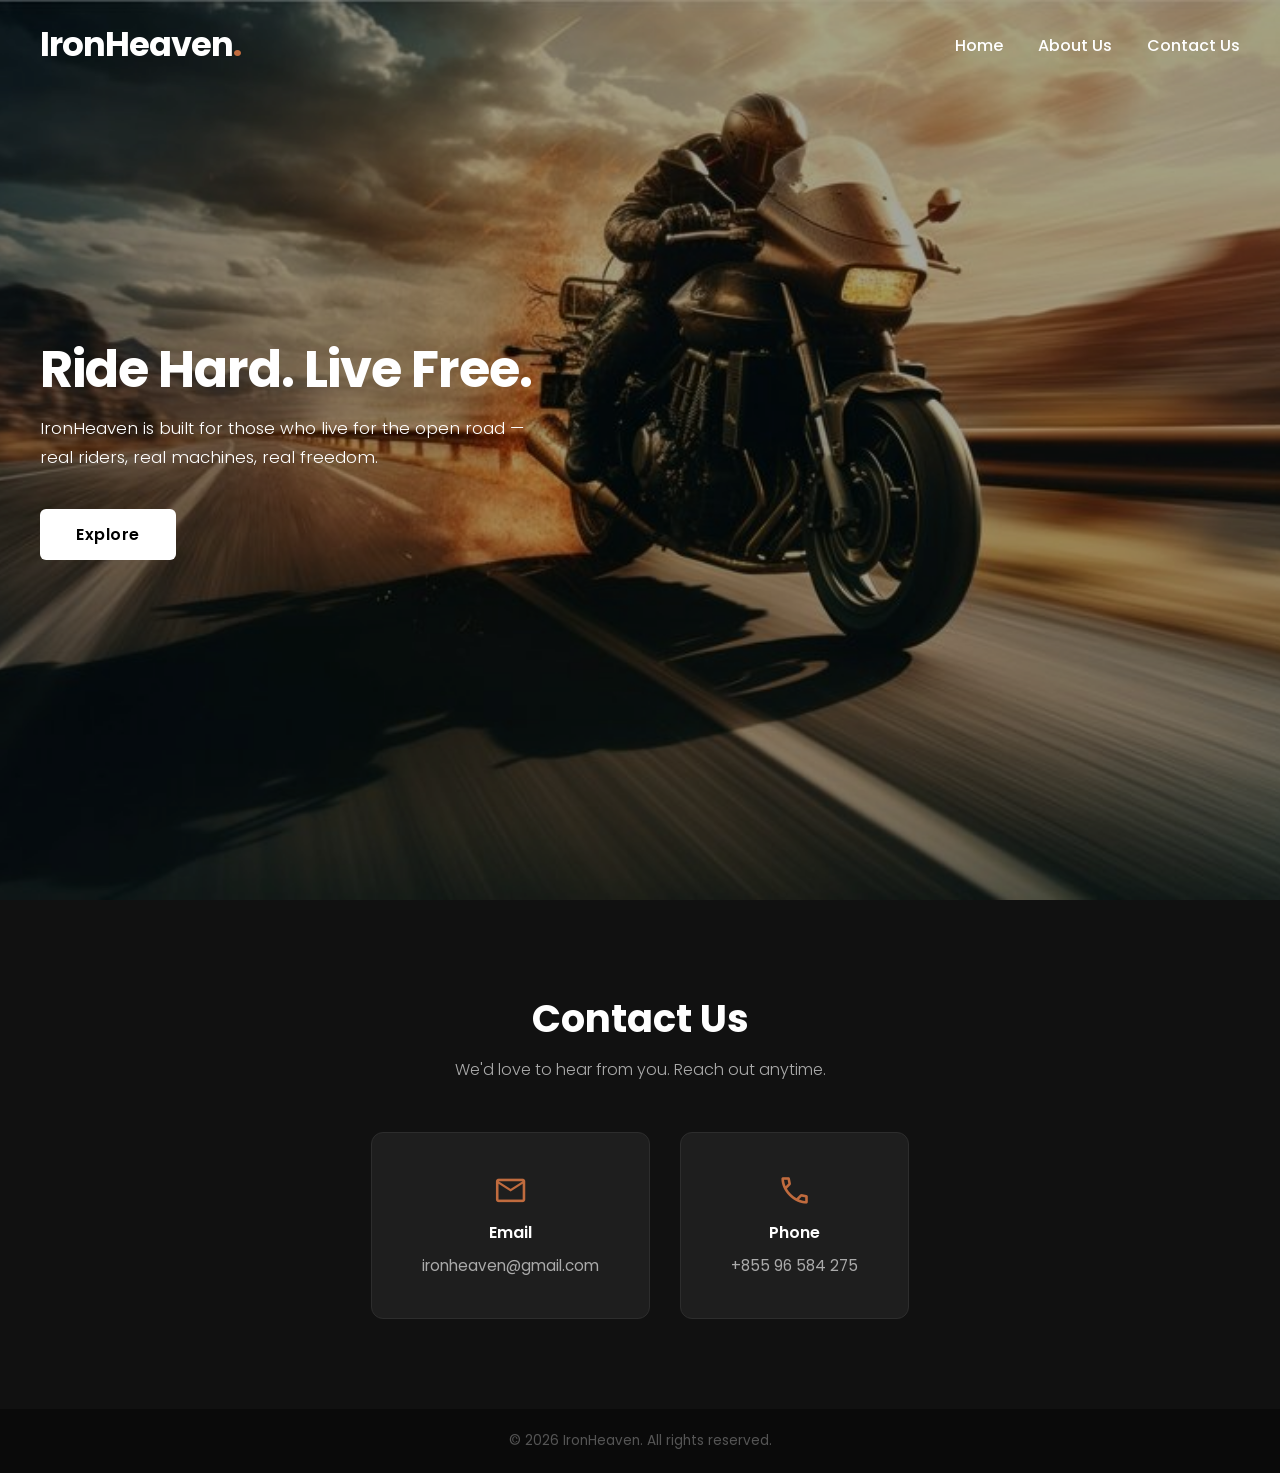
<file: index.html>
<!DOCTYPE html>
<html lang="en">

<head>
    <meta charset="UTF-8">
    <meta name="viewport" content="width=device-width, initial-scale=1.0">
    <title>IronHeaven</title>
    <link rel="stylesheet" href="style.css">
    <link rel="stylesheet"
        href="https://fonts.googleapis.com/css2?family=Material+Symbols+Outlined:opsz,wght,FILL,GRAD@24,400,0,0">
</head>

<body>
    <header>
        <nav class="navbar">
            <a class="logo" href="index.html">IronHeaven<span>.</span></a>
            <ul class="menu-links">
                <span id="close-menu-btn" class="material-symbols-outlined">close</span>
                <li><a href="index.html">Home</a></li>
                <li><a href="about.html">About Us</a></li>
                <li><a href="#contact">Contact Us</a></li>
            </ul>
            <span id="hamburger-btn" class="material-symbols-outlined">menu</span>
        </nav>
    </header>

    <section class="hero-section">
        <div class="content">
            <h2>Ride Hard. Live Free.</h2>
            <p>
                IronHeaven is built for those who live for the open road —
                real riders, real machines, real freedom.
            </p>
            <a href="explore.html"><button>Explore</button></a>
        </div>
    </section>

    <!-- Contact Section (anchor target) -->
    <section class="contact-section" id="contact">
        <div class="contact-content">
            <h2>Contact Us</h2>
            <p>We'd love to hear from you. Reach out anytime.</p>
            <div class="contact-cards">
                <div class="contact-card">
                    <span class="material-symbols-outlined">mail</span>
                    <h3>Email</h3>
                    <a href="#">ironheaven@gmail.com</a>
                </div>
                <div class="contact-card">
                    <span class="material-symbols-outlined">call</span>
                    <h3>Phone</h3>
                    <a href="#">+855 96 584 275</a>
                </div>
            </div>
        </div>
    </section>

    <footer class="site-footer">
        <p>&copy; 2026 IronHeaven. All rights reserved.</p>
    </footer>

    <script>
        const header = document.querySelector("header");
        const hamburgerBtn = document.querySelector("#hamburger-btn");
        const closeMenuBtn = document.querySelector("#close-menu-btn");

        hamburgerBtn.addEventListener("click", () => header.classList.toggle("show-mobile-menu"));
        closeMenuBtn.addEventListener("click", () => hamburgerBtn.click());
    </script>
</body>

</html>
</file>
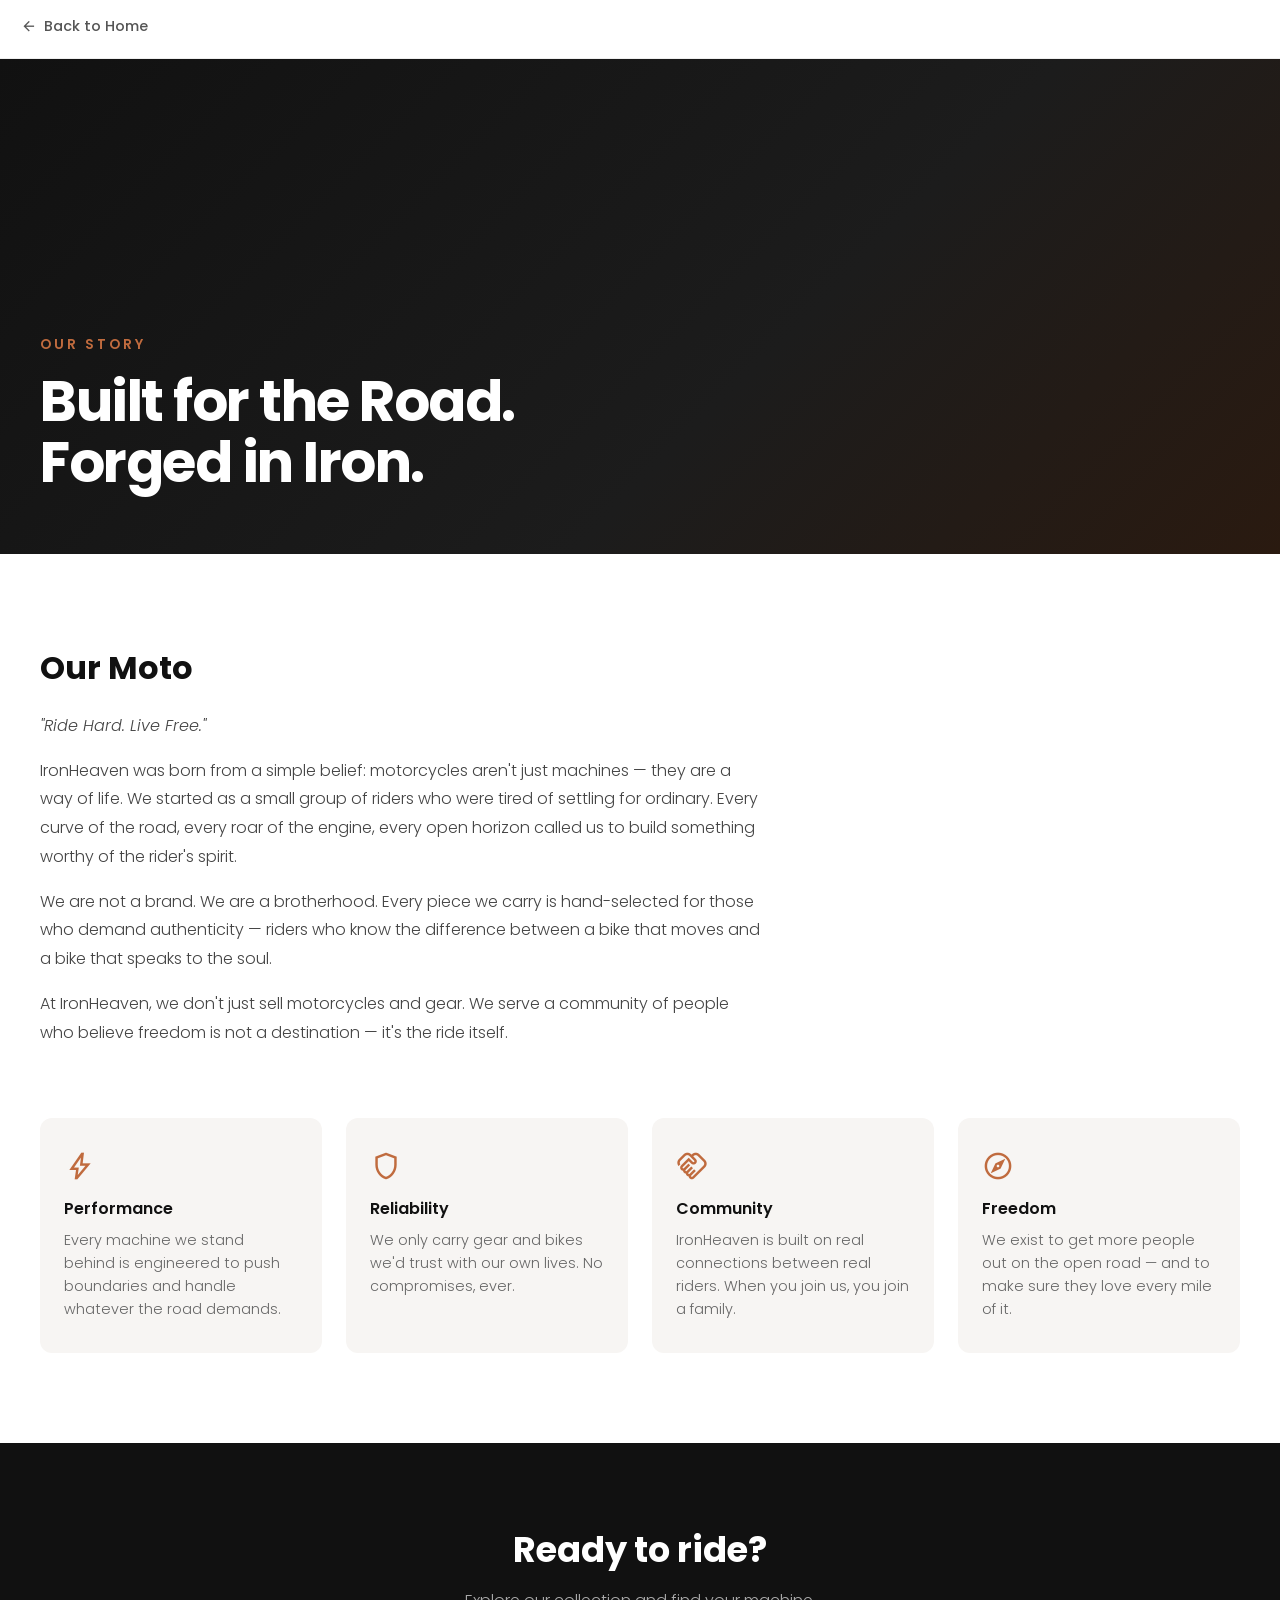
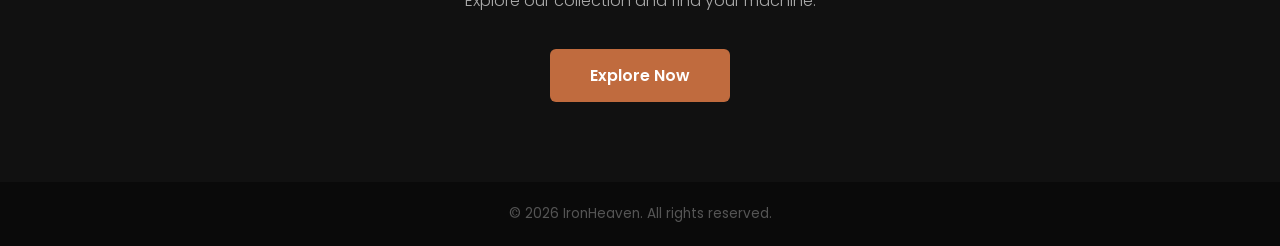
<file: about.html>
<!DOCTYPE html>
<html lang="en">

<head>
    <meta charset="UTF-8">
    <meta name="viewport" content="width=device-width, initial-scale=1.0">
    <title>About Us — IronHeaven</title>
    <link rel="stylesheet" href="style.css">
    <link rel="stylesheet"
        href="https://fonts.googleapis.com/css2?family=Material+Symbols+Outlined:opsz,wght,FILL,GRAD@24,400,0,0">
</head>

<body>

    <div class="back-bar">
        <a href="index.html" class="back-link">
            <span class="material-symbols-outlined">arrow_back</span>
            Back to Home
        </a>
    </div>

    <section class="about-hero">
        <div class="about-hero-content">
            <span class="about-eyebrow">Our Story</span>
            <h1>Built for the Road.<br>Forged in Iron.</h1>
        </div>
    </section>

    <section class="about-moto">
        <div class="about-container">
            <div class="moto-block">
                <h2>Our Moto</h2>
                <p class="moto-quote">"Ride Hard. Live Free."</p>
                <p>
                    IronHeaven was born from a simple belief: motorcycles aren't just machines —
                    they are a way of life. We started as a small group of riders who were tired of
                    settling for ordinary. Every curve of the road, every roar of the engine, every
                    open horizon called us to build something worthy of the rider's spirit.
                </p>
                <p>
                    We are not a brand. We are a brotherhood. Every piece we carry is hand-selected
                    for those who demand authenticity — riders who know the difference between a bike
                    that moves and a bike that speaks to the soul.
                </p>
                <p>
                    At IronHeaven, we don't just sell motorcycles and gear. We serve a community of
                    people who believe freedom is not a destination — it's the ride itself.
                </p>
            </div>

            <div class="values-grid">
                <div class="value-card">
                    <span class="material-symbols-outlined">bolt</span>
                    <h3>Performance</h3>
                    <p>Every machine we stand behind is engineered to push boundaries and handle whatever the road demands.</p>
                </div>
                <div class="value-card">
                    <span class="material-symbols-outlined">shield</span>
                    <h3>Reliability</h3>
                    <p>We only carry gear and bikes we'd trust with our own lives. No compromises, ever.</p>
                </div>
                <div class="value-card">
                    <span class="material-symbols-outlined">handshake</span>
                    <h3>Community</h3>
                    <p>IronHeaven is built on real connections between real riders. When you join us, you join a family.</p>
                </div>
                <div class="value-card">
                    <span class="material-symbols-outlined">explore</span>
                    <h3>Freedom</h3>
                    <p>We exist to get more people out on the open road — and to make sure they love every mile of it.</p>
                </div>
            </div>
        </div>
    </section>

    <section class="about-cta">
        <h2>Ready to ride?</h2>
        <p>Explore our collection and find your machine.</p>
        <a href="explore.html"><button class="cta-btn">Explore Now</button></a>
    </section>

    <footer class="site-footer">
        <p>&copy; 2026 IronHeaven. All rights reserved.</p>
    </footer>

    <script>
        const header = document.querySelector("header");
        const hamburgerBtn = document.querySelector("#hamburger-btn");
        const closeMenuBtn = document.querySelector("#close-menu-btn");

        hamburgerBtn.addEventListener("click", () => header.classList.toggle("show-mobile-menu"));
        closeMenuBtn.addEventListener("click", () => hamburgerBtn.click());
    </script>
</body>

</html>
</file>
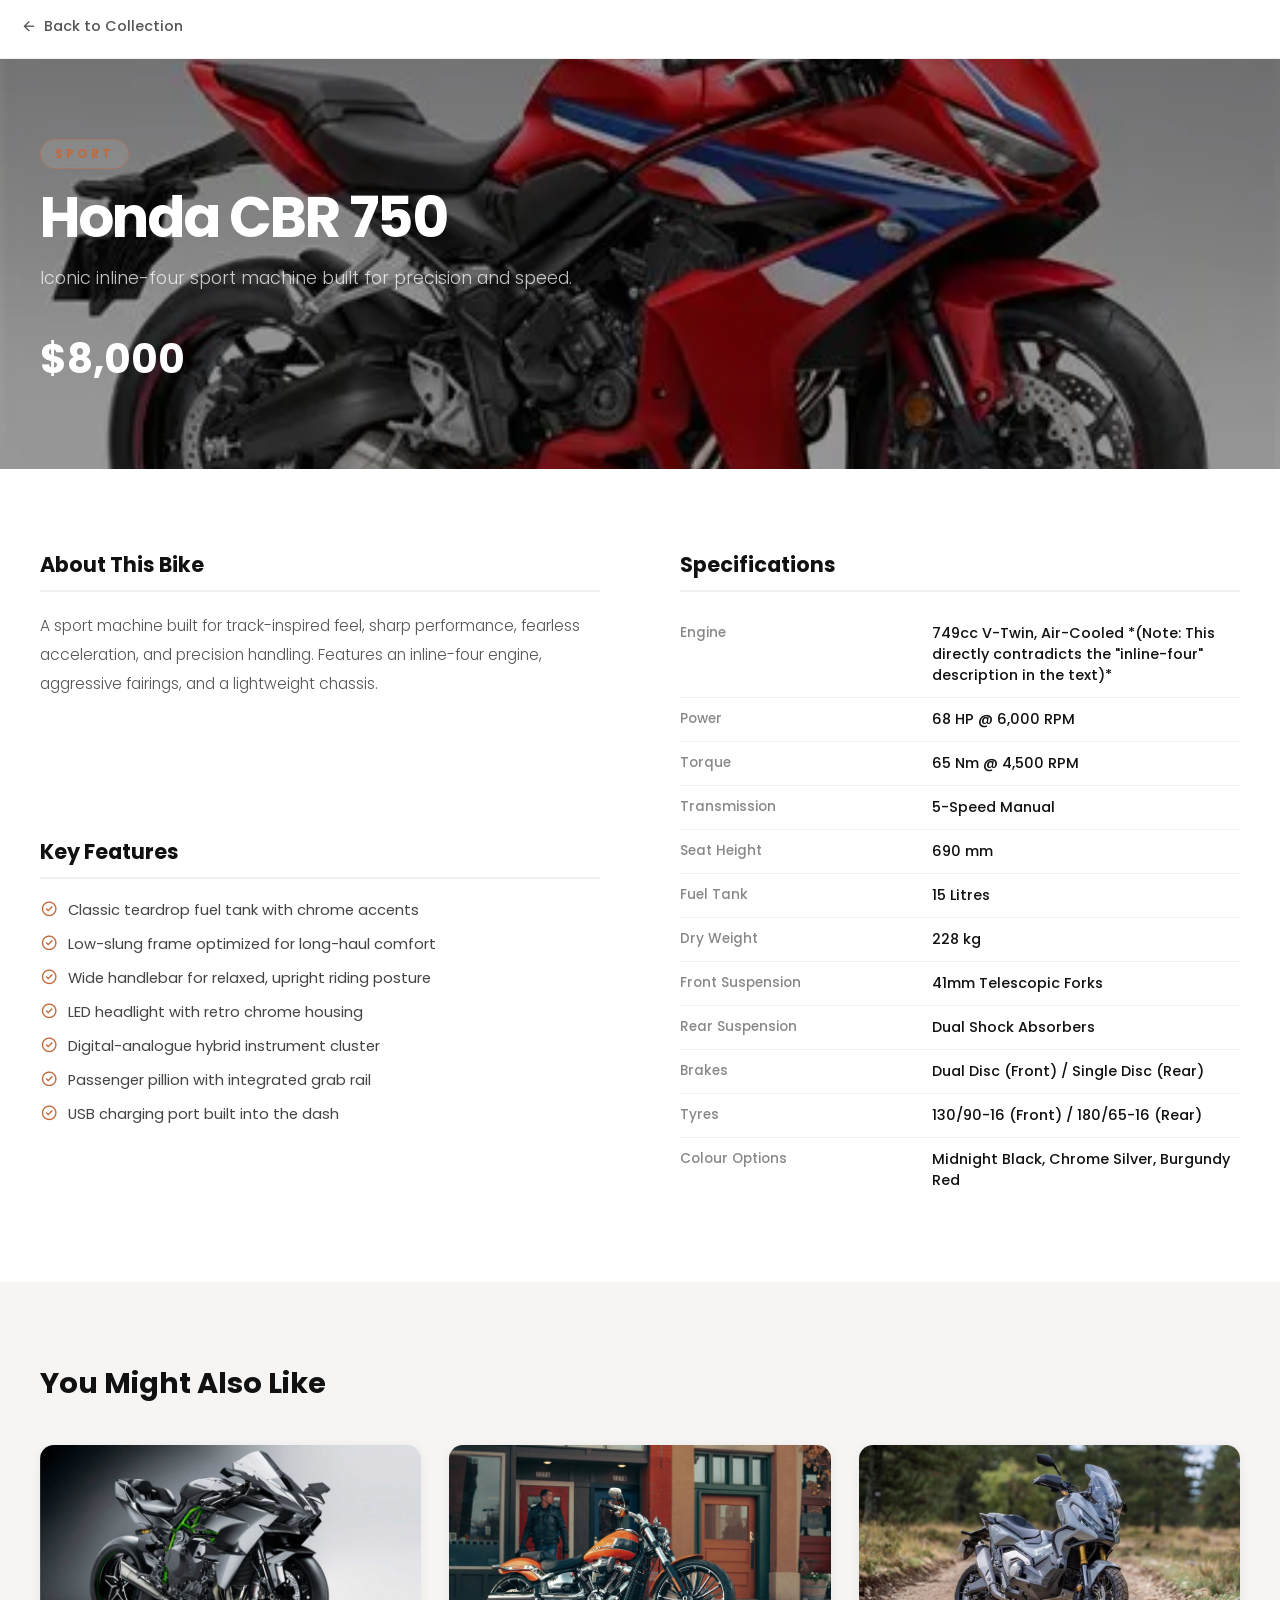
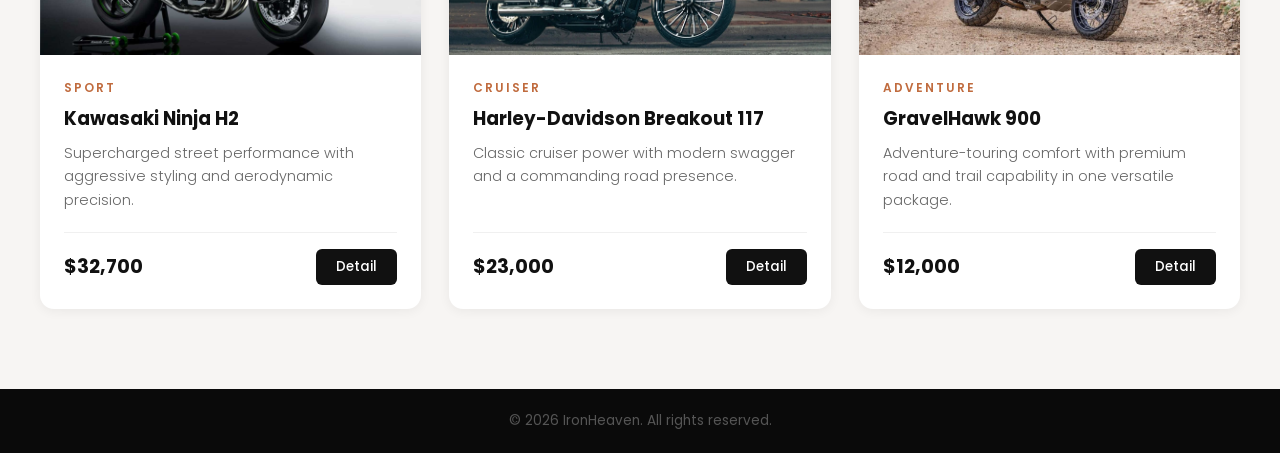
<file: bike-detail.html>
<!DOCTYPE html>
<html lang="en">

<head>
    <meta charset="UTF-8">
    <meta name="viewport" content="width=device-width, initial-scale=1.0">
    <title>Bike Detail — IronHeaven</title>
    <link rel="stylesheet" href="style.css">
    <link rel="stylesheet"
        href="https://fonts.googleapis.com/css2?family=Material+Symbols+Outlined:opsz,wght,FILL,GRAD@24,400,0,0">
</head>

<body>

    <div class="detail-page">

        <!-- Back button -->
        <div class="back-bar">
            <a href="explore.html" class="back-link">
                <span class="material-symbols-outlined">arrow_back</span>
                Back to Collection
            </a>
        </div>

        <!-- Hero visual + key info -->
        <section class="detail-hero" id="detail-hero">
            <div class="detail-hero-inner">
                <div class="detail-badge" id="detail-badge">Cruiser</div>
                <h1 id="detail-name">Iron Shadow 750</h1>
                <p id="detail-tagline">Classic low-rider stance, V-twin power, built for long open highway runs.</p>
                <div class="detail-price-row">
                    <span class="detail-price" id="detail-price">$8,500</span>
                </div>
            </div>
        </section>

        <!-- Main content -->
        <section class="detail-body">
            <div class="detail-container">

                <!-- Description -->
                <div class="detail-description">
                    <h2>About This Bike</h2>
                    <p id="detail-description"></p>
                </div>

                <!-- Specs table -->
                <div class="detail-specs">
                    <h2>Specifications</h2>
                    <table class="specs-table" id="specs-table">
                    </table>
                </div>

                <!-- Features -->
                <div class="detail-features">
                    <h2>Key Features</h2>
                    <ul class="features-list" id="features-list"></ul>
                </div>

            </div>
        </section>

        <!-- Related bikes -->
        <section class="related-section">
            <div class="related-container">
                <h2>You Might Also Like</h2>
                <div class="related-grid" id="related-grid"></div>
            </div>
        </section>

    </div>

    <footer class="site-footer">
        <p>&copy; 2026 IronHeaven. All rights reserved.</p>
    </footer>

    <script>
        const bikes = {
            "iron-shadow-750": {
                name: "Honda CBR 750",
                badge: "Sport",
                tagline: "Iconic inline-four sport machine built for precision and speed.",
                price: "$8,000",
                heroColor: "linear-gradient(135deg, #1a1a2e, #16213e, #0f3460)",
                heroImage: "Honda CBR 750.webp",
                description: "A sport machine built for track-inspired feel, sharp performance, fearless acceleration, and precision handling. Features an inline-four engine, aggressive fairings, and a lightweight chassis.",
                specs: [
                    ["Engine", "749cc V-Twin, Air-Cooled *(Note: This directly contradicts the \"inline-four\" description in the text)*"],
                    ["Power", "68 HP @ 6,000 RPM"],
                    ["Torque", "65 Nm @ 4,500 RPM"],
                    ["Transmission", "5-Speed Manual"],
                    ["Seat Height", "690 mm"],
                    ["Fuel Tank", "15 Litres"],
                    ["Dry Weight", "228 kg"],
                    ["Front Suspension", "41mm Telescopic Forks"],
                    ["Rear Suspension", "Dual Shock Absorbers"],
                    ["Brakes", "Dual Disc (Front) / Single Disc (Rear)"],
                    ["Tyres", "130/90-16 (Front) / 180/65-16 (Rear)"],
                    ["Colour Options", "Midnight Black, Chrome Silver, Burgundy Red"],
                ],
                features: [
                    "Classic teardrop fuel tank with chrome accents",
                    "Low-slung frame optimized for long-haul comfort",
                    "Wide handlebar for relaxed, upright riding posture",
                    "LED headlight with retro chrome housing",
                    "Digital-analogue hybrid instrument cluster",
                    "Passenger pillion with integrated grab rail",
                    "USB charging port built into the dash",
                ],
                related: ["redline-r6", "nightrider-500", "gravelhawk-900"]
            },
            "redline-r6": {
                name: "Kawasaki Ninja H2",
                badge: "Sport",
                tagline: "Supercharged street performance with aggressive styling and aerodynamic precision.",
                price: "$32,700",
                heroColor: "linear-gradient(135deg, #003300, #0a5d1a, #1abf4e)",
                heroImage: "Kawasaki Ninja H2.jpg",
                description: "The Kawasaki Ninja H2 is the ultimate flagship hypersport machine designed for riders who crave unprecedented acceleration and circuit-level technology. Engineered with a high-performance, proprietary supercharged inline-four engine, it delivers mind-bending speed and aggressive aerodynamic styling. Every element is meticulously crafted for functional beauty and ultimate force, from its high-tensile trellis frame to its advanced electronic rider aids, making it a legendary choice for tearing down closed tracks and highways alike.",
                specs: [
                    ["Engine", "998cc Supercharged Inline 4-Cylinder, Liquid-Cooled"],
                    ["Power", "240 HP @ 11,500 RPM"],
                    ["Torque", "142 Nm (105 lb-ft) @ 11,000 RPM"],
                    ["Transmission", "6-Speed Return Shift, Dog-Ring Manual with Quick Shifter"],
                    ["Seat Height", "825 mm (32.5 in)"],
                    ["Fuel Tank", "17 Litres"],
                    ["Curb Weight", "238 kg (524.8 lbs)"],
                    ["Front Suspension", "43mm Inverted KYB AOS-II Forks (Fully Adjustable)"],
                    ["Rear Suspension", "Uni-Trak Uni-Trak, Öhlins TTX36 Gas-Charged Shock"],
                    ["Brakes", "Dual 330mm Discs with Brembo Stylema Monoblock Calipers (Front) / Single 250mm Disc (Rear)"],
                    ["Tyres", "120/70-17 (Front) / 200/55-17 (Rear)"],
                    ["Colour Options", "Mirror Coated Spark Black / Matte Carbon elements"],
                ],
                features: [
                    "High-performance centrifugal supercharger developed by KHI's Aerospace division",
                    "Lightweight, high-tensile steel trellis frame with a single-sided swingarm",
                    "Highly aerodynamic bodywork with dual winglets for high-speed downforce",
                    "Premium Mirror Coated Spark Black paint with highly reflective glass-flake finish",
                    "Full LED lighting package with aggressive dual-element headlights",
                    "Bosch IMU-enhanced electronics suite (Traction Control, Launch Control, and Cornering Management)",
                    "Full-color TFT instrument cluster with smartphone app connectivity",
                ],
                related: ["iron-shadow-750", "phantom-cbr", "bmw-gs-1250"]
            },
            "bmw-gs-1250": {
                name: "BMW R GS 1250",
                badge: "Adventure",
                tagline: "Legendary adventure capability for every road, trail, and touring mile.",
                price: "$28,000",
                heroColor: "linear-gradient(135deg, #0d1b0d, #1a3a1a, #2e5e2e)",
                heroImage: "BMW R GS 1250.webp",
                description: "The BMW R 1250 GS is the definitive adventure machine for riders who demand cross-continental capability, rugged reliability, and boundless freedom. Designed with a high-torque boxer twin engine featuring ShiftCam variable valve timing, it delivers smooth power delivery across all terrain types, from city asphalt to remote gravel roads. Every detail is optimized for endurance, from its distinctive ergonomics to its unique suspension architecture, making it the premier choice for conquering the world's most challenging routes.",
                specs: [
                    ["Engine", "1,254cc Air/Liquid-Cooled Boxer Twin (Horizontally Opposed)"],
                    ["Power", "136 HP @ 7,750 RPM"],
                    ["Torque", "143 Nm (105.5 lb-ft) @ 6,250 RPM"],
                    ["Transmission", "6-Speed Constant Mesh with Helical Gear Teeth, Shaft Drive"],
                    ["Seat Height", "850 mm / 870 mm (Adjustable base)"],
                    ["Fuel Tank", "20 Litres"],
                    ["Wet Weight", "249 kg (549 lbs)"],
                    ["Front Suspension", "BMW Motorrad Telelever, Central Spring Strut (37mm stanchions)"],
                    ["Rear Suspension", "Cast Aluminium Single-Sided Swingarm with BMW Motorrad Paralever"],
                    ["Brakes", "Dual 305mm Discs with 4-piston Radial Calipers (Front) / Single 276mm Disc (Rear)"],
                    ["Tyres", "120/70 R 19 (Front) / 170/60 R 17 (Rear)"],
                    ["Colour Options", "Triple Black, Light White, Style Rallye (Racing Blue/Red), 40 Years GS Special Edition"],
                ],
                features: [
                    "BMW ShiftCam variable engine timing system for optimized power across all RPM bounds",
                    "Unique Telelever front suspension separating steering and braking forces",
                    "Low-maintenance, heavy-duty shaft drive system replacing a traditional chain",
                    "Full-color 6.5-inch TFT instrument cluster with integrated smartphone connectivity",
                    "Dynamic Electronic Suspension Adjustment (DESA) that adapts automatically to terrain and load",
                    "Advanced safety suite including Integral ABS Pro, Dynamic Traction Control, and multi-selectable riding modes",
                    "Adjustable windshield and ergonomic seat positions for long-distance wind protection",
                ],
                related: ["gravelhawk-900", "redline-r6", "iron-shadow-750"]
            },
            "nightrider-500": {
                name: "Harley-Davidson Breakout 117",
                badge: "Cruiser",
                tagline: "Iconic V-twin torque with bold cruiser style and effortless highway presence.",
                price: "$23,000",
                heroColor: "linear-gradient(135deg, #0d0d0d, #1a1a1a, #2d2d2d)",
                heroImage: "Harley-Davidson Breakout 117.jpg",
                description: "The Harley-Davidson Breakout 117 brings massive torque, a low-slung profile, and muscular cruiser attitude to every ride. Its signature V-twin rumble and premium styling make it a standout on open roads and city boulevards alike.",
                specs: [
                    ["Engine", "1,923cc (117 ci) Milwaukee-Eight 117 V-Twin, Air/Oil-Cooled"],
                    ["Power", "104 HP @ 4,800 RPM"],
                    ["Torque", "170 Nm (126 lb-ft) @ 3,000 RPM"],
                    ["Transmission", "6-Speed Cruise Drive Manual, Belt Final Drive"],
                    ["Seat Height", "650 mm (25.6 in) Laden / 665 mm Unladen"],
                    ["Fuel Tank", "18.9 Litres (5.0 US Gallons)"],
                    ["Weight", "310 kg (683 lbs) Wet / In Running Order"],
                    ["Front Suspension", "Dual-bending valve 49mm Telescopic Forks"],
                    ["Rear Suspension", "Hidden, free-piston coil-over monoshock with hydraulic preload adjust"],
                    ["Brakes", "4-piston caliper with 300mm Disc (Front) / 2-piston with 292mm Disc (Rear)"],
                    ["Tyres", "130/60-21 (Front) / 240/40-18 (Rear)"],
                    ["Colour Options", "Vivid Black, Billiard Gray, Atlas Silver Metallic, Baja Orange"],
                ],
                features: [
                    "High-performance Milwaukee-Eight 117 V-Twin engine with premium air/oil cooling",
                    "Forward-facing Heavy Breather intake with an exposed filter element for maximized air volume",
                    "Aggressive chopper stance with a long 34-degree front rake and wide handlebars",
                    "Brilliant chrome finishes across the fender supports, side covers, mirrors, and exhaust shields",
                    "Eye-catching 26-spoke cast-aluminum wheels in a unique gloss-black finish with machined details",
                    "Stretched 5-gallon (18.9L) fuel tank topped with a low-profile, sleek chrome console",
                    "Modern electronics package featuring Cruise Control, ABS, and Selectable Traction Control",
                ],
                related: ["iron-shadow-750", "redline-r6", "gravelhawk-900"]
            },
            "phantom-cbr": {
                name: "Ducati Diavel V4",
                badge: "Cruiser",
                tagline: "Track-born engineering brought to the street. Zero compromise on speed.",
                price: "$28,000",
                heroColor: "linear-gradient(135deg, #1a0020, #3a0040, #6b0070)",
                heroImage: "Ducati Diavel V4.jpg",
                description: "The Ducati Diavel V4 is the definitive sport-muscle cruiser for riders who demand breathtaking superbike performance combined with an aggressive, low-slung stance. Built around the powerhouse V4 Granturismo engine, it delivers linear power at low revs and explosive acceleration on command. Every detail—from its muscular, sculpted fuel tank to its signature massive rear tire—is tuned to blend the comfort of a cruiser with the razor-sharp handling and cornering dynamics of a naked sport machine.",
                specs: [
                    ["Engine", "1,158cc V4 Granturismo, 90° V4, Liquid-Cooled"],
                    ["Power", "168 HP @ 10,750 RPM"],
                    ["Torque", "126 Nm (93 lb-ft) @ 7,500 RPM"],
                    ["Transmission", "6-Speed with Ducati Quick Shift (DQS) Up/Down, Chain Drive"],
                    ["Seat Height", "790 mm (31.1 in)"],
                    ["Fuel Tank", "20 Litres"],
                    ["Wet Weight", "236 kg (520 lbs) / 223 kg Dry (Without fuel)"],
                    ["Front Suspension", "50mm Fully Adjustable Upside-Down (USD) Front Forks"],
                    ["Rear Suspension", "Fully Adjustable Sachs Monoshock, Cantilever Pattern"],
                    ["Brakes", "Dual 330mm Discs with Brembo Stylema Monoblock 4-piston Calipers (Front)"],
                    ["Tyres", "120/70 ZR17 (Front) / 240/45 ZR17 Pirelli Diablo Rosso III (Rear)"],
                    ["Colour Options", "Ducati Red, Thrilling Black"],
                ],
                features: [
                    "High-performance V4 Granturismo engine featuring rear-cylinder deactivation tech for heat management",
                    "Monocoque aluminum frame paired with a premium aluminum single-sided swingarm",
                    "Eye-catching, prominent exhaust system ending in a spectacular four-outlet muffler design",
                    "Unmistakable rear matrix LED light cluster hidden under the tail for a unique optical signature",
                    "Clean single-seater aesthetic utilizing innovative folding passenger footrests and a retractable grab rail",
                    "State-of-the-art electronics suite including Cornering ABS, Traction Control, Wheelie Control, and Launch Control",
                    "High-visibility 5-inch TFT color display with integrated Bluetooth smartphone connectivity",
                ],
                related: ["redline-r6", "bmw-gs-1250", "iron-shadow-750"]
            },
            "gravelhawk-900": {
                name: "Honda X-ADV 750",
                badge: "Adventure",
                tagline: "Adventure-touring comfort with premium road and trail capability in one versatile package.",
                price: "$12,000",
                heroColor: "linear-gradient(135deg, #1a1000, #3d2800, #6b4200)",
                heroImage: "Honda X-ADV 750.jpg",
                description: "The Honda X-ADV 750 is the definitive urban crossover for riders who refuse to accept traditional boundaries. Combining the daily versatility and premium comfort of a maxi-scooter with the rugged suspension, high ground clearance, and spirit of an adventure motorcycle, it is built to conquer both city gridlock and unpaved trails. Engineered with a high-torque parallel-twin engine and Honda's intelligent Dual Clutch Transmission (DCT), it delivers responsive power and effortless handling on any surface.",
                specs: [
                    ["Engine", "745cc Parallel-Twin, Liquid-Cooled, SOHC"],
                    ["Power", "57.8 HP (43.1 kW) @ 6,750 RPM"],
                    ["Torque", "69 Nm @ 4,750 RPM"],
                    ["Transmission", "6-Speed Dual Clutch Transmission (DCT), Chain Final Drive"],
                    ["Seat Height", "820 mm (32.3 in)"],
                    ["Fuel Tank", "13.2 Litres"],
                    ["Curb Weight", "236 kg (520 lbs)"],
                    ["Front Suspension", "41mm Cartridge-style Upside-Down (USD) Forks"],
                    ["Rear Suspension", "Pro-Link Swingarm with Mono Shock Preload Adjustment"],
                    ["Brakes", "Dual 296mm Discs with Radial-Mount 4-piston Calipers (Front) / Single 240mm Disc (Rear)"],
                    ["Tyres", "120/70 R17 (Front) / 160/60 R15 (Rear) on Spoked Wheels"],
                    ["Colour Options", "Graphite Black, Matte Deep Mud Grey, Pearl Glare White Special Edition"],
                ],
                features: [
                    "Advanced 6-speed Dual Clutch Transmission (DCT) with seamless automatic or manual paddle-shift modes",
                    "Throttle-by-Wire system with 5 selectable riding modes (Standard, Sport, Rain, Gravel, and customizable User)",
                    "Aggressive twin-LED projector headlights featuring integrated Daytime Running Lights (DRLs) and indicators",
                    "High-clearance, long-travel suspension architecture optimized for light off-roading",
                    "Premium 5-inch full-color TFT display featuring Honda RoadSync smartphone connectivity",
                    "Large 22-litre under-seat storage compartment complete with a built-in USB-C charging port",
                    "Smart Key ignition system allowing proximity-based starting and luggage access",
                ],
                related: ["bmw-gs-1250", "nightrider-500", "iron-shadow-750"]
            }
        };

        const relatedNames = {
            "iron-shadow-750": "Honda CBR 750",
            "bmw-gs-1250": "BMW R GS 1250",
            "redline-r6": "Kawasaki Ninja H2",
            "nightrider-500": "Harley-Davidson Breakout 117",
            "phantom-cbr": "Ducati Diavel V4",
            "gravelhawk-900": "GravelHawk 900"
        };

        const relatedImageClasses = {
            "iron-shadow-750": "honda-cbr-img",
            "redline-r6": "kawasaki-h2-img",
            "bmw-gs-1250": "bmw-gs-img",
            "nightrider-500": "harley-breakout-img",
            "phantom-cbr": "ducati-diavel-img",
            "gravelhawk-900": "honda-xadv-img"
        };

        const relatedCategories = {
            "iron-shadow-750": "sport",
            "redline-r6": "sport",
            "bmw-gs-1250": "adventure",
            "nightrider-500": "cruiser",
            "phantom-cbr": "cruiser",
            "gravelhawk-900": "adventure"
        };

        const relatedPrices = {
            "iron-shadow-750": "$8,000",
            "redline-r6": "$32,700",
            "bmw-gs-1250": "$28,000",
            "nightrider-500": "$23,000",
            "phantom-cbr": "$28,000",
            "gravelhawk-900": "$12,000"
        };

        const relatedDescriptions = {
            "iron-shadow-750": "Iconic inline-four sport machine built for precision and speed.",
            "redline-r6": "Supercharged street performance with aggressive styling and aerodynamic precision.",
            "bmw-gs-1250": "Legendary adventure capability for every road, trail, and touring mile.",
            "nightrider-500": "Classic cruiser power with modern swagger and a commanding road presence.",
            "phantom-cbr": "Track-born engineering brought to the street with zero compromise on speed.",
            "gravelhawk-900": "Adventure-touring comfort with premium road and trail capability in one versatile package."
        };

        const relatedBadges = {
            "iron-shadow-750": "Cruiser",
            "redline-r6": "Sport",
            "bmw-gs-1250": "Adventure",
            "nightrider-500": "Cruiser",
            "phantom-cbr": "Sport",
            "gravelhawk-900": "Adventure"
        };

        // Get bike ID from URL
        const params = new URLSearchParams(window.location.search);
        const bikeId = params.get("bike") || "iron-shadow-750";
        const bike = bikes[bikeId];

        if (bike) {
            document.title = bike.name + " — IronHeaven";
            const detailHero = document.getElementById("detail-hero");
            detailHero.style.background = `linear-gradient(rgba(0, 0, 0, 0.4), rgba(0, 0, 0, 0.4)), url("${bike.heroImage}")`;
            detailHero.style.backgroundPosition = "center";
            detailHero.style.backgroundSize = "cover";
            detailHero.style.backgroundRepeat = "no-repeat";
            document.getElementById("detail-badge").textContent = bike.badge;
            document.getElementById("detail-name").textContent = bike.name;
            document.getElementById("detail-tagline").textContent = bike.tagline;
            document.getElementById("detail-price").textContent = bike.price;
            document.getElementById("detail-description").textContent = bike.description;

            // Specs
            const table = document.getElementById("specs-table");
            bike.specs.forEach(([label, value]) => {
                const row = document.createElement("tr");
                row.innerHTML = `<td class="spec-label">${label}</td><td class="spec-value">${value}</td>`;
                table.appendChild(row);
            });

            // Features
            const featuresList = document.getElementById("features-list");
            bike.features.forEach(f => {
                const li = document.createElement("li");
                li.innerHTML = `<span class="material-symbols-outlined">check_circle</span>${f}`;
                featuresList.appendChild(li);
            });

            // Related bikes
            const relatedGrid = document.getElementById("related-grid");
            bike.related.forEach(id => {
                const card = document.createElement("div");
                card.className = "bike-card";
                card.dataset.category = relatedCategories[id];
                card.innerHTML = `
                <div class="bike-img ${relatedImageClasses[id]}"></div>
                <div class="bike-info">
                    <span class="bike-tag">${relatedBadges[id]}</span>
                    <h3>${relatedNames[id]}</h3>
                    <p>${relatedDescriptions[id]}</p>
                    <div class="bike-footer">
                        <span class="bike-price">${relatedPrices[id]}</span>
                        <a href="bike-detail.html?bike=${id}"><button class="enquire-btn">Detail</button></a>
                    </div>
                </div>
            `;
                relatedGrid.appendChild(card);
            });
        }

        // Navbar
        const header = document.querySelector("header");
        const hamburgerBtn = document.querySelector("#hamburger-btn");
        const closeMenuBtn = document.querySelector("#close-menu-btn");
        hamburgerBtn.addEventListener("click", () => header.classList.toggle("show-mobile-menu"));
        closeMenuBtn.addEventListener("click", () => hamburgerBtn.click());
    </script>

</body>

</html>
</file>
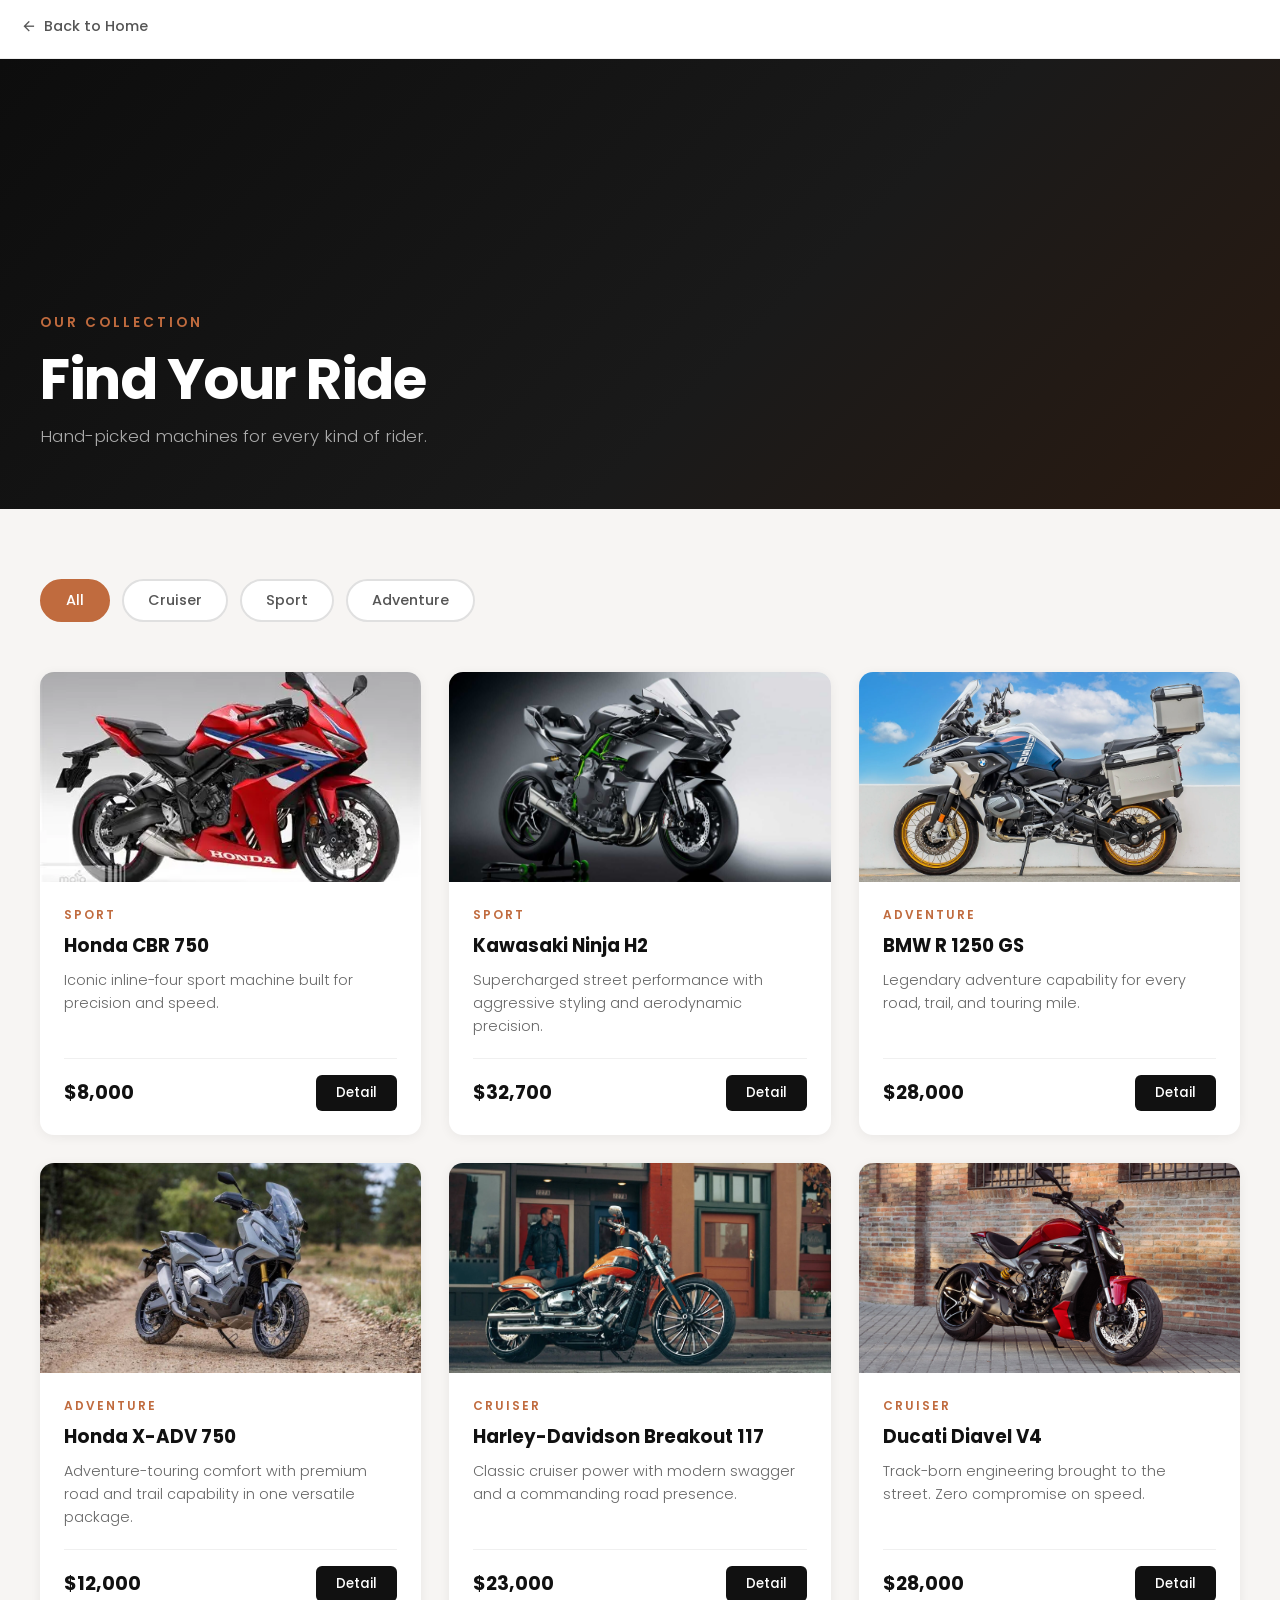
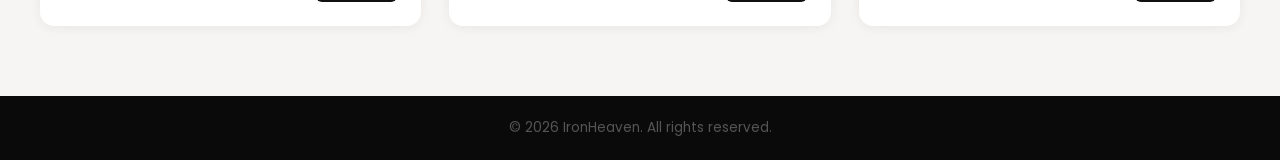
<file: explore.html>
<!DOCTYPE html>
<html lang="en">

<head>
    <meta charset="UTF-8">
    <meta name="viewport" content="width=device-width, initial-scale=1.0">
    <title>Explore — IronHeaven</title>
    <link rel="stylesheet" href="style.css">
    <link rel="stylesheet"
        href="https://fonts.googleapis.com/css2?family=Material+Symbols+Outlined:opsz,wght,FILL,GRAD@24,400,0,0">
</head>

<body>

    <div class="back-bar">
        <a href="index.html" class="back-link">
            <span class="material-symbols-outlined">arrow_back</span>
            Back to Home
        </a>
    </div>

    <section class="explore-hero">
        <div class="explore-hero-content">
            <span class="about-eyebrow">Our Collection</span>
            <h1>Find Your Ride</h1>
            <p>Hand-picked machines for every kind of rider.</p>
        </div>
    </section>

    <section class="explore-section">
        <div class="explore-container">

            <div class="filter-tabs">
                <button class="filter-btn active" data-filter="all">All</button>
                <button class="filter-btn" data-filter="cruiser">Cruiser</button>
                <button class="filter-btn" data-filter="sport">Sport</button>
                <button class="filter-btn" data-filter="adventure">Adventure</button>
            </div>

            <div class="bikes-grid" id="bikes-grid">

                <div class="bike-card" data-category="sport">
                    <div class="bike-img honda-cbr-img"></div>
                    <div class="bike-info">
                        <span class="bike-tag">Sport</span>
                        <h3>Honda CBR 750</h3>
                        <p>Iconic inline-four sport machine built for precision and speed.</p>
                        <div class="bike-footer">
                            <span class="bike-price">$8,000</span>
                            <a href="bike-detail.html?bike=iron-shadow-750"><button
                                    class="enquire-btn">Detail</button></a>
                        </div>
                    </div>
                </div>

                <div class="bike-card" data-category="sport">
                    <div class="bike-img kawasaki-h2-img"></div>
                    <div class="bike-info">
                        <span class="bike-tag">Sport</span>
                        <h3>Kawasaki Ninja H2</h3>
                        <p>Supercharged street performance with aggressive styling and aerodynamic precision.</p>
                        <div class="bike-footer">
                            <span class="bike-price">$32,700</span>
                            <a href="bike-detail.html?bike=redline-r6"><button class="enquire-btn">Detail</button></a>
                        </div>
                    </div>
                </div>

                <div class="bike-card" data-category="adventure">
                    <div class="bike-img bmw-gs-img"></div>
                    <div class="bike-info">
                        <span class="bike-tag">Adventure</span>
                        <h3>BMW R 1250 GS</h3>
                        <p>Legendary adventure capability for every road, trail, and touring mile.</p>
                        <div class="bike-footer">
                            <span class="bike-price">$28,000</span>
                            <a href="bike-detail.html?bike=bmw-gs-1250"><button class="enquire-btn">Detail</button></a>
                        </div>
                    </div>
                </div>

                <div class="bike-card" data-category="adventure">
                    <div class="bike-img honda-xadv-img"></div>
                    <div class="bike-info">
                        <span class="bike-tag">Adventure</span>
                        <h3>Honda X-ADV 750</h3>
                        <p>Adventure-touring comfort with premium road and trail capability in one versatile package.
                        </p>
                        <div class="bike-footer">
                            <span class="bike-price">$12,000</span>
                            <a href="bike-detail.html?bike=gravelhawk-900"><button
                                    class="enquire-btn">Detail</button></a>
                        </div>
                    </div>
                </div>

                <div class="bike-card" data-category="cruiser">
                    <div class="bike-img harley-breakout-img"></div>
                    <div class="bike-info">
                        <span class="bike-tag">Cruiser</span>
                        <h3>Harley-Davidson Breakout 117</h3>
                        <p>Classic cruiser power with modern swagger and a commanding road presence.</p>
                        <div class="bike-footer">
                            <span class="bike-price">$23,000</span>
                            <a href="bike-detail.html?bike=nightrider-500"><button
                                    class="enquire-btn">Detail</button></a>
                        </div>
                    </div>
                </div>

                <div class="bike-card" data-category="cruiser">
                    <div class="bike-img ducati-diavel-img"></div>
                    <div class="bike-info">
                        <span class="bike-tag">Cruiser</span>
                        <h3>Ducati Diavel V4</h3>
                        <p>Track-born engineering brought to the street. Zero compromise on speed.</p>
                        <div class="bike-footer">
                            <span class="bike-price">$28,000</span>
                            <a href="bike-detail.html?bike=phantom-cbr"><button class="enquire-btn">Detail</button></a>
                        </div>
                    </div>
                </div>

            </div>
        </div>
    </section>

    <footer class="site-footer">
        <p>&copy; 2026 IronHeaven. All rights reserved.</p>
    </footer>

    <script>
        const header = document.querySelector("header");
        const hamburgerBtn = document.querySelector("#hamburger-btn");
        const closeMenuBtn = document.querySelector("#close-menu-btn");

        if (header && hamburgerBtn && closeMenuBtn) {
            hamburgerBtn.addEventListener("click", () => header.classList.toggle("show-mobile-menu"));
            closeMenuBtn.addEventListener("click", () => hamburgerBtn.click());
        }

        const filterBtns = document.querySelectorAll(".filter-btn");
        const bikeCards = document.querySelectorAll(".bike-card");
        filterBtns.forEach(btn => {
            btn.addEventListener("click", () => {
                filterBtns.forEach(b => b.classList.remove("active"));
                btn.classList.add("active");
                const filter = btn.dataset.filter;
                bikeCards.forEach(card => {
                    if (filter === "all" || card.dataset.category === filter) {
                        card.style.display = "flex";
                        card.style.animation = "fadeIn 0.3s ease";
                    } else {
                        card.style.display = "none";
                    }
                });
            });
        });
    </script>
</body>

</html>
</file>
<file: style.css>
/* Importing Google font - Poppins */
@import url('https://fonts.googleapis.com/css2?family=Poppins:wght@300;400;500;600;700&display=swap');

* {
    margin: 0;
    padding: 0;
    box-sizing: border-box;
    font-family: 'Poppins', sans-serif;
}

/* ── NAVBAR ─────────────────────────────── */
header {
    position: fixed;
    top: 0;
    left: 0;
    width: 100%;
    padding: 20px;
    z-index: 100;
}

header .navbar {
    display: flex;
    align-items: center;
    justify-content: space-between;
    max-width: 1200px;
    margin: 0 auto;
}

.navbar .logo {
    color: #fff;
    font-weight: 700;
    font-size: 2.1rem;
    text-decoration: none;
    letter-spacing: -1px;
}

.navbar .logo span {
    color: #C06B3E;
}

.navbar .menu-links {
    display: flex;
    list-style: none;
    gap: 35px;
}

.navbar a {
    color: #fff;
    text-decoration: none;
    transition: 0.2s ease;
    font-weight: 500;
}

.navbar a:hover,
.navbar a.active {
    color: #C06B3E;
}

/* Dark navbar (for inner pages with white bg) */
.navbar-dark .logo {
    color: #111;
}

.navbar-dark .menu-links a {
    color: #111;
}

.navbar-dark .menu-links a:hover,
.navbar-dark .menu-links a.active {
    color: #C06B3E;
}

.navbar-dark #hamburger-btn {
    color: #111;
}

/* ── HERO SECTION ────────────────────────── */
.hero-section {
    height: 100vh;
    background-image: url("Background.jpg");
    background-position: center;
    background-size: cover;
    display: flex;
    align-items: center;
    padding: 0 20px;
    position: relative;
}

.hero-section::before {
    content: "";
    position: absolute;
    inset: 0;
    background: rgba(0, 0, 0, 0.35);
}

.hero-section .content {
    position: relative;
    max-width: 1200px;
    margin: 0 auto;
    width: 100%;
    color: #fff;
}

.hero-section .content h2 {
    font-size: 3.2rem;
    max-width: 600px;
    line-height: 1.15;
    font-weight: 700;
    letter-spacing: -1px;
}

.hero-section .content p {
    font-weight: 300;
    max-width: 520px;
    margin-top: 16px;
    font-size: 1.05rem;
    line-height: 1.7;
}

.hero-section .content button {
    background: #fff;
    padding: 13px 36px;
    border: none;
    font-size: 1rem;
    border-radius: 6px;
    margin-top: 38px;
    cursor: pointer;
    font-weight: 600;
    transition: 0.2s ease;
    letter-spacing: 0.5px;
}

.hero-section .content button:hover {
    color: #fff;
    background: #C06B3E;
}

/* ── CONTACT SECTION ─────────────────────── */
.contact-section {
    background: #111;
    padding: 90px 20px;
}

.contact-content {
    max-width: 900px;
    margin: 0 auto;
    text-align: center;
    color: #fff;
}

.contact-content h2 {
    font-size: 2.4rem;
    font-weight: 700;
    margin-bottom: 10px;
}

.contact-content>p {
    color: #aaa;
    font-weight: 300;
    margin-bottom: 50px;
}

.contact-cards {
    display: flex;
    justify-content: center;
    gap: 30px;
    flex-wrap: wrap;
}

.contact-card {
    background: #1e1e1e;
    border: 1px solid #2d2d2d;
    border-radius: 12px;
    padding: 40px 50px;
    min-width: 220px;
    transition: 0.2s ease;
}

.contact-card:hover {
    border-color: #C06B3E;
    transform: translateY(-4px);
}

.contact-card .material-symbols-outlined {
    font-size: 2.2rem;
    color: #C06B3E;
    margin-bottom: 12px;
}

.contact-card h3 {
    font-size: 1rem;
    font-weight: 600;
    color: #fff;
    margin-bottom: 8px;
}

.contact-card a {
    color: #aaa;
    text-decoration: none;
    font-size: 0.95rem;
    transition: 0.2s ease;
}

.contact-card a:hover {
    color: #C06B3E;
}

/* ── FOOTER ──────────────────────────────── */
.site-footer {
    background: #0a0a0a;
    text-align: center;
    padding: 22px 20px;
    color: #555;
    font-size: 0.85rem;
}

/* ── ABOUT PAGE ──────────────────────────── */
.about-hero {
    min-height: 55vh;
    background: linear-gradient(135deg, #111 0%, #1c1c1c 60%, #2a1a10 100%);
    display: flex;
    align-items: flex-end;
    padding: 80px 20px 60px;
}

.about-hero-content {
    max-width: 1200px;
    margin: 0 auto;
    width: 100%;
    color: #fff;
}

.about-eyebrow {
    font-size: 0.85rem;
    font-weight: 600;
    letter-spacing: 3px;
    text-transform: uppercase;
    color: #C06B3E;
    display: block;
    margin-bottom: 16px;
}

.about-hero-content h1 {
    font-size: 3.5rem;
    font-weight: 700;
    line-height: 1.1;
    letter-spacing: -1.5px;
}

.about-moto {
    background: #fff;
    padding: 90px 20px;
}

.about-container {
    max-width: 1200px;
    margin: 0 auto;
}

.moto-block {
    max-width: 720px;
    margin-bottom: 70px;
}

.moto-block h2 {
    font-size: 2rem;
    font-weight: 700;
    margin-bottom: 20px;
    color: #111;
}

.moto-quote {
    font-size: 1.6rem;
    font-weight: 600;
    color: #C06B3E;
    margin-bottom: 24px;
    font-style: italic;
}

.moto-block p {
    color: #444;
    line-height: 1.8;
    font-weight: 300;
    margin-bottom: 16px;
    font-size: 1rem;
}

.values-grid {
    display: grid;
    grid-template-columns: repeat(4, 1fr);
    gap: 24px;
}

.value-card {
    background: #f7f5f3;
    border-radius: 12px;
    padding: 32px 24px;
    transition: 0.2s ease;
}

.value-card:hover {
    background: #C06B3E;
    color: #fff;
}

.value-card:hover p {
    color: rgba(255, 255, 255, 0.85);
}

.value-card .material-symbols-outlined {
    font-size: 2rem;
    color: #C06B3E;
    margin-bottom: 14px;
    display: block;
    transition: 0.2s ease;
}

.value-card:hover .material-symbols-outlined {
    color: #fff;
}

.value-card h3 {
    font-size: 1rem;
    font-weight: 600;
    margin-bottom: 8px;
    color: #111;
    transition: 0.2s ease;
}

.value-card:hover h3 {
    color: #fff;
}

.value-card p {
    font-size: 0.9rem;
    color: #666;
    line-height: 1.6;
    font-weight: 300;
    transition: 0.2s ease;
}

.about-cta {
    background: #111;
    text-align: center;
    padding: 80px 20px;
    color: #fff;
}

.about-cta h2 {
    font-size: 2.2rem;
    font-weight: 700;
    margin-bottom: 12px;
}

.about-cta p {
    color: #aaa;
    font-weight: 300;
    margin-bottom: 36px;
}

.cta-btn {
    background: #C06B3E;
    color: #fff;
    padding: 14px 40px;
    border: none;
    font-size: 1rem;
    border-radius: 6px;
    cursor: pointer;
    font-weight: 600;
    transition: 0.2s ease;
}

.cta-btn:hover {
    background: #a0572e;
}

/* ── EXPLORE PAGE ────────────────────────── */
.explore-hero {
    min-height: 50vh;
    background: linear-gradient(135deg, #0d0d0d 0%, #1a1a1a 60%, #2a1a10 100%);
    display: flex;
    align-items: flex-end;
    padding: 80px 20px 60px;
}

.explore-hero-content {
    max-width: 1200px;
    margin: 0 auto;
    width: 100%;
    color: #fff;
}

.explore-hero-content h1 {
    font-size: 3.5rem;
    font-weight: 700;
    letter-spacing: -1.5px;
    line-height: 1.1;
    margin-bottom: 12px;
}

.explore-hero-content p {
    font-weight: 300;
    color: #aaa;
    font-size: 1.05rem;
}

.explore-section {
    background: #f7f5f3;
    padding: 70px 20px;
    min-height: 70vh;
}

.explore-container {
    max-width: 1200px;
    margin: 0 auto;
}

.filter-tabs {
    display: flex;
    gap: 12px;
    margin-bottom: 50px;
    flex-wrap: wrap;
}

.filter-btn {
    padding: 9px 24px;
    background: #fff;
    border: 2px solid #e0e0e0;
    border-radius: 100px;
    cursor: pointer;
    font-size: 0.9rem;
    font-weight: 500;
    color: #555;
    transition: 0.2s ease;
}

.filter-btn:hover,
.filter-btn.active {
    background: #C06B3E;
    border-color: #C06B3E;
    color: #fff;
}

.bikes-grid {
    display: grid;
    grid-template-columns: repeat(3, 1fr);
    gap: 28px;
}

.bike-card {
    background: #fff;
    border-radius: 14px;
    overflow: hidden;
    display: flex;
    flex-direction: column;
    box-shadow: 0 2px 12px rgba(0, 0, 0, 0.06);
    transition: 0.25s ease;
}

.bike-card:hover {
    transform: translateY(-6px);
    box-shadow: 0 12px 32px rgba(0, 0, 0, 0.12);
}

.bike-img {
    height: 210px;
    background-size: cover;
    background-position: center;
}

/* Placeholder gradients for bikes (replace with real images) */
.cruiser-img {
    background: linear-gradient(135deg, #1a1a2e, #16213e, #0f3460);
}

.sport-img {
    background: linear-gradient(135deg, #1a0a00, #3d1200, #7a2800);
}

.adventure-img {
    background: linear-gradient(135deg, #0d1b0d, #1a3a1a, #2e5e2e);
}

.honda-cbr-img {
    background-image: url("Honda CBR 750.webp");
}

.kawasaki-h2-img {
    background-image: url("Kawasaki Ninja H2.jpg");
}

.bmw-gs-img {
    background-image: url("BMW R GS 1250.webp");
}

.honda-xadv-img {
    background-image: url("Honda X-ADV 750.jpg");
}

.harley-breakout-img {
    background-image: url("Harley-Davidson Breakout 117.jpg");
}

.ducati-diavel-img {
    background-image: url("Ducati Diavel V4.jpg");
}

.cruiser2-img {
    background: linear-gradient(135deg, #0d0d0d, #1a1a1a, #2d2d2d);
}

.sport2-img {
    background: linear-gradient(135deg, #1a0020, #3a0040, #6b0070);
}

.adventure2-img {
    background: linear-gradient(135deg, #1a1000, #3d2800, #6b4200);
}

.bike-info {
    padding: 24px;
    display: flex;
    flex-direction: column;
    flex: 1;
}

.bike-tag {
    font-size: 0.75rem;
    font-weight: 600;
    text-transform: uppercase;
    letter-spacing: 2px;
    color: #C06B3E;
    margin-bottom: 8px;
}

.bike-info h3 {
    font-size: 1.15rem;
    font-weight: 700;
    color: #111;
    margin-bottom: 10px;
}

.bike-info p {
    font-size: 0.9rem;
    color: #666;
    line-height: 1.6;
    font-weight: 300;
    flex: 1;
}

.bike-footer {
    display: flex;
    align-items: center;
    justify-content: space-between;
    margin-top: 20px;
    padding-top: 16px;
    border-top: 1px solid #f0f0f0;
}

.bike-price {
    font-size: 1.2rem;
    font-weight: 700;
    color: #111;
}

.enquire-btn {
    background: #111;
    color: #fff;
    padding: 8px 20px;
    border: none;
    border-radius: 6px;
    cursor: pointer;
    font-size: 0.85rem;
    font-weight: 500;
    transition: 0.2s ease;
}

.enquire-btn:hover {
    background: #C06B3E;
}

@keyframes fadeIn {
    from {
        opacity: 0;
        transform: translateY(8px);
    }

    to {
        opacity: 1;
        transform: translateY(0);
    }
}

/* ── HAMBURGER MENU ──────────────────────── */
#close-menu-btn {
    position: absolute;
    right: 20px;
    top: 20px;
    cursor: pointer;
    display: none;
}

#hamburger-btn {
    color: #fff;
    cursor: pointer;
    display: none;
}

/* ── MOBILE ──────────────────────────────── */
@media (max-width: 900px) {
    .values-grid {
        grid-template-columns: repeat(2, 1fr);
    }

    .bikes-grid {
        grid-template-columns: repeat(2, 1fr);
    }
}

@media (max-width: 768px) {
    header {
        padding: 10px;
    }

    header.show-mobile-menu::before {
        content: "";
        position: fixed;
        left: 0;
        top: 0;
        width: 100%;
        height: 100%;
        backdrop-filter: blur(5px);
    }

    .navbar .logo {
        font-size: 1.7rem;
    }

    #hamburger-btn,
    #close-menu-btn {
        display: block;
    }

    .navbar .menu-links {
        position: fixed;
        top: 0;
        left: -260px;
        width: 260px;
        height: 100vh;
        background: #fff;
        flex-direction: column;
        padding: 70px 40px 0;
        transition: left 0.2s ease;
        z-index: 200;
    }

    header.show-mobile-menu .navbar .menu-links {
        left: 0;
    }

    .navbar a {
        color: #000;
    }

    .navbar-dark .menu-links a {
        color: #000;
    }

    .hero-section .content {
        text-align: center;
    }

    .hero-section .content :is(h2, p) {
        max-width: 100%;
    }

    .hero-section .content h2 {
        font-size: 2.3rem;
    }

    .hero-section .content button {
        padding: 9px 18px;
    }

    .about-hero-content h1,
    .explore-hero-content h1 {
        font-size: 2.2rem;
    }

    .values-grid {
        grid-template-columns: 1fr;
    }

    .bikes-grid {
        grid-template-columns: 1fr;
    }

    .contact-cards {
        flex-direction: column;
        align-items: center;
    }
}

/* ── BIKE DETAIL PAGE ────────────────────── */
.detail-page {}

.back-bar {
    background: #fff;
    padding: 16px 20px;
    border-bottom: 1px solid #eee;
}

.back-link {
    display: inline-flex;
    align-items: center;
    gap: 6px;
    color: #555;
    text-decoration: none;
    font-size: 0.9rem;
    font-weight: 500;
    max-width: 1200px;
    margin: 0 auto;
    transition: 0.2s ease;
}

.back-link:hover {
    color: #C06B3E;
}

.back-link .material-symbols-outlined {
    font-size: 1.1rem;
}

.detail-hero {
    padding: 80px 20px;
    min-height: 380px;
    display: flex;
    align-items: center;
    background-position: center;
    background-size: cover;
    background-repeat: no-repeat;
}

.detail-hero-inner {
    max-width: 1200px;
    margin: 0 auto;
    width: 100%;
    color: #fff;
}

.detail-badge {
    display: inline-block;
    font-size: 0.75rem;
    font-weight: 700;
    letter-spacing: 3px;
    text-transform: uppercase;
    color: #C06B3E;
    background: rgba(255, 255, 255, 0.1);
    border: 1px solid rgba(192, 107, 62, 0.5);
    padding: 5px 14px;
    border-radius: 100px;
    margin-bottom: 20px;
}

.detail-hero-inner h1 {
    font-size: 3.5rem;
    font-weight: 700;
    letter-spacing: -2px;
    line-height: 1.05;
    margin-bottom: 16px;
}

.detail-hero-inner p {
    font-weight: 300;
    font-size: 1.1rem;
    color: rgba(255, 255, 255, 0.75);
    max-width: 600px;
    line-height: 1.7;
    margin-bottom: 36px;
}

.detail-price-row {
    display: flex;
    align-items: center;
    gap: 24px;
    flex-wrap: wrap;
}

.detail-price {
    font-size: 2.5rem;
    font-weight: 700;
    color: #fff;
}

.detail-enquire-btn {
    background: #C06B3E;
    color: #fff;
    padding: 14px 40px;
    border: none;
    border-radius: 6px;
    font-size: 1rem;
    font-weight: 600;
    cursor: pointer;
    transition: 0.2s ease;
}

.detail-enquire-btn:hover {
    background: #a0572e;
}

.detail-body {
    background: #fff;
    padding: 80px 20px;
}

.detail-container {
    max-width: 1200px;
    margin: 0 auto;
    display: grid;
    grid-template-columns: 1fr 1fr;
    grid-template-rows: auto auto;
    gap: 60px 80px;
}

.detail-description {
    grid-column: 1 / 2;
}

.detail-specs {
    grid-column: 2 / 3;
    grid-row: 1 / 3;
}

.detail-features {
    grid-column: 1 / 2;
}

.detail-description h2,
.detail-specs h2,
.detail-features h2 {
    font-size: 1.3rem;
    font-weight: 700;
    color: #111;
    margin-bottom: 20px;
    padding-bottom: 10px;
    border-bottom: 2px solid #f0f0f0;
}

.detail-description p {
    color: #555;
    line-height: 1.85;
    font-weight: 300;
    font-size: 0.97rem;
}

.specs-table {
    width: 100%;
    border-collapse: collapse;
}

.specs-table tr {
    border-bottom: 1px solid #f0f0f0;
}

.specs-table tr:last-child {
    border-bottom: none;
}

.spec-label {
    padding: 11px 0;
    font-size: 0.85rem;
    color: #888;
    font-weight: 500;
    width: 45%;
    vertical-align: top;
}

.spec-value {
    padding: 11px 0;
    font-size: 0.9rem;
    color: #111;
    font-weight: 500;
}

.features-list {
    list-style: none;
    display: flex;
    flex-direction: column;
    gap: 12px;
}

.features-list li {
    display: flex;
    align-items: flex-start;
    gap: 10px;
    font-size: 0.92rem;
    color: #444;
    font-weight: 400;
    line-height: 1.5;
}

.features-list li .material-symbols-outlined {
    color: #C06B3E;
    font-size: 1.15rem;
    margin-top: 1px;
    flex-shrink: 0;
}

/* Related bikes */
.related-section {
    background: #f7f5f3;
    padding: 80px 20px;
}

.related-container {
    max-width: 1200px;
    margin: 0 auto;
}

.related-container h2 {
    font-size: 1.8rem;
    font-weight: 700;
    color: #111;
    margin-bottom: 40px;
}

.related-grid {
    display: grid;
    grid-template-columns: repeat(3, 1fr);
    gap: 28px;
}

.related-card {
    background: #fff;
    border-radius: 14px;
    overflow: hidden;
    display: flex;
    flex-direction: column;
    box-shadow: 0 2px 12px rgba(0, 0, 0, 0.06);
    transition: 0.25s ease;
}

.related-card:hover {
    transform: translateY(-6px);
    box-shadow: 0 12px 32px rgba(0, 0, 0, 0.12);
}

.related-img {
    height: 210px;
    background-size: cover;
    background-position: center;
}

.related-info {
    padding: 24px;
    display: flex;
    flex-direction: column;
    flex: 1;
}

.related-info h3 {
    font-size: 1.15rem;
    font-weight: 700;
    color: #111;
    margin: 10px 0 8px;
}

.related-info p {
    font-size: 0.9rem;
    color: #666;
    line-height: 1.6;
    font-weight: 300;
    flex: 1;
    margin: 0;
}

.related-footer {
    display: flex;
    align-items: center;
    justify-content: space-between;
    margin-top: 20px;
    padding-top: 16px;
    border-top: 1px solid #f0f0f0;
}

@media (max-width: 900px) {
    .detail-container {
        grid-template-columns: 1fr;
    }

    .detail-specs {
        grid-column: 1 / 2;
        grid-row: auto;
    }

    .related-grid {
        grid-template-columns: repeat(2, 1fr);
    }

    .detail-hero-inner h1 {
        font-size: 2.4rem;
    }
}

@media (max-width: 600px) {
    .related-grid {
        grid-template-columns: 1fr;
    }

    .detail-hero-inner h1 {
        font-size: 2rem;
        letter-spacing: -1px;
    }

    .detail-price {
        font-size: 2rem;
    }
}
</file>
